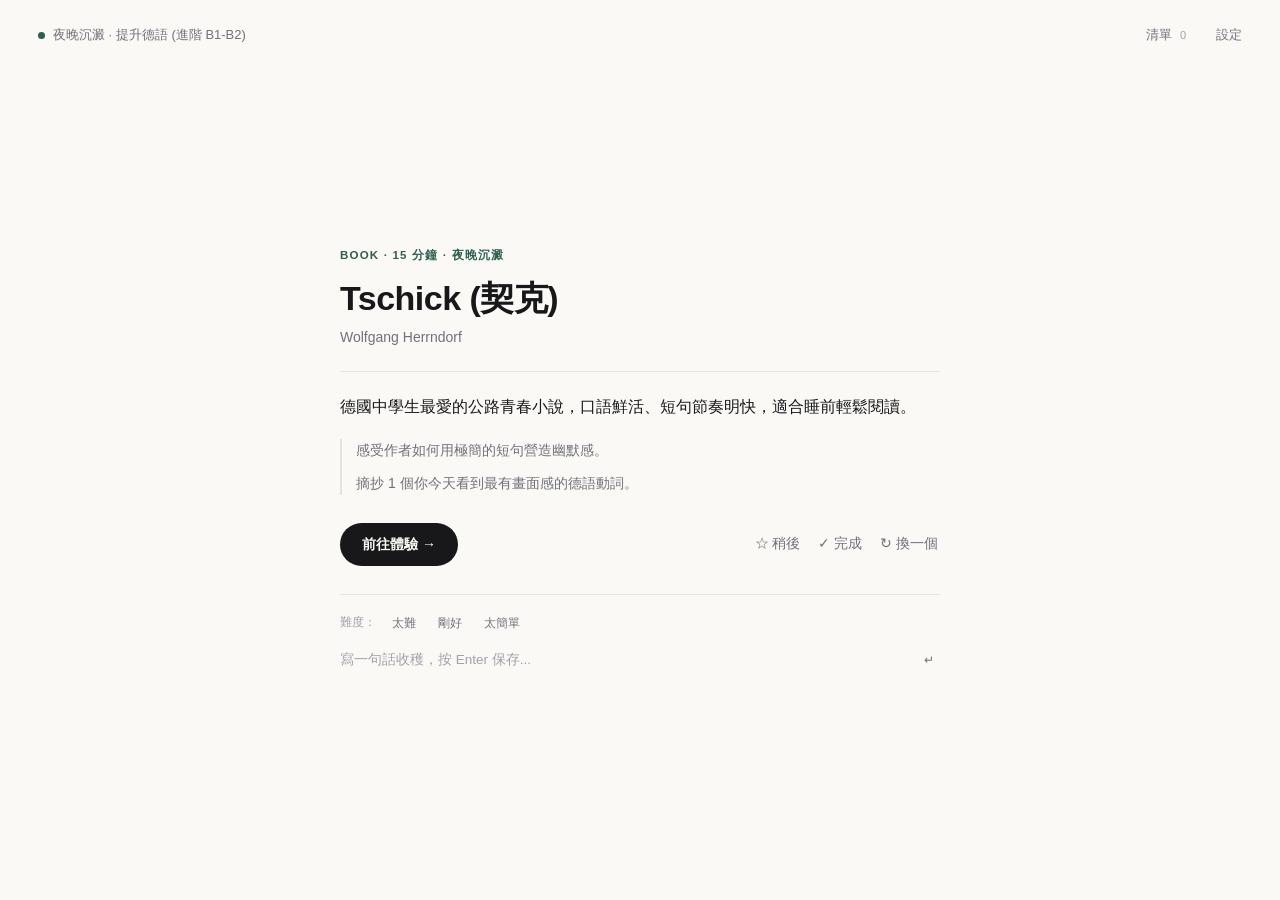
<file: index.html>
<!DOCTYPE html>
<html lang="zh-Hant">
<head>
  <meta charset="UTF-8" />
  <meta name="viewport" content="width=device-width, initial-scale=1.0, viewport-fit=cover" />
  <meta name="apple-mobile-web-app-capable" content="yes" />
  <meta name="apple-mobile-web-app-status-bar-style" content="default" />
  <meta name="theme-color" content="#faf9f6" media="(prefers-color-scheme: light)" />
  <meta name="theme-color" content="#121214" media="(prefers-color-scheme: dark)" />
  <title>CurioDaily · 極簡每日策展</title>
  <link rel="manifest" href="manifest.webmanifest" />
  <link rel="icon" type="image/svg+xml" href="icon.svg" />
  <link rel="apple-touch-icon" href="icon.svg" />
  <link rel="stylesheet" href="style.css" />
</head>
<body>
  <header class="topbar">
    <button class="quiet-btn" id="goalTrigger" title="點擊切換目標或時段">
      <span class="dot"></span>
      <span id="statusLabel">載入中...</span>
    </button>

    <nav class="top-actions">
      <button class="quiet-btn" id="btnOpenDrawer">清單 <span id="savedBadge" class="count">0</span></button>
      <button class="quiet-btn" id="btnOpenSettings">設定</button>
    </nav>
  </header>

  <main class="canvas">
    <article class="focus-card" id="focusCard">
      <div class="eyebrow" id="recMeta">PODCAST · 15 MIN</div>
      <h1 class="title" id="recTitle">載入今日靈感...</h1>
      <div class="creator" id="recCreator"></div>

      <hr class="divider" />

      <p class="reason" id="recReason"></p>

      <ul class="scaffold" id="recScaffold"></ul>

      <div class="actions">
        <a class="btn-primary" id="recLink" href="#" target="_blank" rel="noopener noreferrer">前往體驗 →</a>
        <div class="micro-actions">
          <button class="text-btn" id="btnWatchlist">☆ 稍後</button>
          <button class="text-btn" id="btnDone">✓ 完成</button>
          <button class="text-btn" id="btnNext">↻ 換一個</button>
        </div>
      </div>

      <footer class="card-footer">
        <div class="calibration">
          <span>難度：</span>
          <button class="tiny-btn" id="btnHard">太難</button>
          <button class="tiny-btn" id="btnFit">剛好</button>
          <button class="tiny-btn" id="btnEasy">太簡單</button>
        </div>

        <div class="note-wrap">
          <input type="text" id="noteInput" placeholder="寫一句話收穫，按 Enter 保存..." />
          <button class="tiny-btn" id="btnSaveNote" title="保存筆記">↵</button>
        </div>
      </footer>
    </article>
  </main>

  <div class="backdrop" id="drawerBackdrop">
    <aside class="drawer" id="drawer">
      <div class="drawer-header">
        <div class="drawer-tabs">
          <button class="tab active" id="tabWatchlist">待看清單</button>
          <button class="tab" id="tabHistory">學習軌跡</button>
        </div>
        <button class="quiet-btn" id="btnCloseDrawer">✕</button>
      </div>
      <div class="drawer-body" id="drawerBody"></div>
    </aside>
  </div>

  <div class="backdrop" id="settingsBackdrop">
    <div class="modal">
      <div class="modal-header">
        <h2>偏好與 AI 設定</h2>
        <button class="quiet-btn" id="btnCloseSettings">✕</button>
      </div>

      <div class="field">
        <label for="goalInput">目標或想培養的興趣</label>
        <input type="text" id="goalInput" placeholder="例如：提升德語、攝影美學、木工入門..." />
        <div class="chip-row">
          <button class="chip goal-chip" data-goal="提升德語">提升德語</button>
          <button class="chip goal-chip" data-goal="攝影美學">攝影美學</button>
          <button class="chip goal-chip" data-goal="AI與產品">AI與產品</button>
          <button class="chip goal-chip" data-goal="心理與習慣">心理與習慣</button>
        </div>
      </div>

      <div class="field">
        <label>當前程度</label>
        <div class="chip-row">
          <button class="chip lvl-chip" data-lvl="1">入門 A1-A2</button>
          <button class="chip lvl-chip" data-lvl="2">進階 B1-B2</button>
          <button class="chip lvl-chip" data-lvl="3">精通 C1+</button>
        </div>
      </div>

      <div class="field">
        <label>推薦媒介</label>
        <div class="chip-row">
          <button class="chip media-chip" data-media="podcast">播客</button>
          <button class="chip media-chip" data-media="video">視頻</button>
          <button class="chip media-chip" data-media="book">書籍</button>
          <button class="chip media-chip" data-media="movie">電影</button>
        </div>
      </div>

      <div class="field">
        <label>時段場景（預設自動偵測手機當前時間）</label>
        <div class="chip-row">
          <button class="chip slot-chip" data-slot="auto">自動偵測</button>
          <button class="chip slot-chip" data-slot="morning">早上通勤</button>
          <button class="chip slot-chip" data-slot="noon">午休碎片</button>
          <button class="chip slot-chip" data-slot="evening">晚上睡前</button>
          <button class="chip slot-chip" data-slot="weekend">週末沉浸</button>
        </div>
      </div>

      <hr class="divider" />

      <div class="field">
        <label for="inviteCode">親友共享 AI 邀請碼（輸入即可啟用即時 AI，免填 API Key）</label>
        <input type="text" id="inviteCode" placeholder="輸入朋友給你的邀請碼..." />
        <input type="text" id="proxyUrl" placeholder="代理網址（若網站已預設則可留空）" style="margin-top:8px;" />
      </div>

      <details class="advanced-fold">
        <summary>進階：自備個人 API Key（選填）</summary>
        <div class="field" style="margin-top:10px; margin-bottom:0;">
          <div class="api-row">
            <input type="password" id="openaiKey" placeholder="OpenAI Key (sk-...)" />
            <input type="text" id="openaiModel" placeholder="gpt-6-luna" />
          </div>
          <div class="api-row">
            <input type="password" id="geminiKey" placeholder="Gemini Key (AIza...)" />
            <input type="text" id="geminiModel" placeholder="gemini-3.5-flash-lite" />
          </div>
        </div>
      </details>

      <div class="modal-footer">
        <button class="btn-primary" id="btnSaveSettings" style="width:100%;">保存並更新推薦</button>
      </div>
    </div>
  </div>

  <div class="toast" id="toast"></div>
  <script src="app.js"></script>
</body>
</html>
</file>
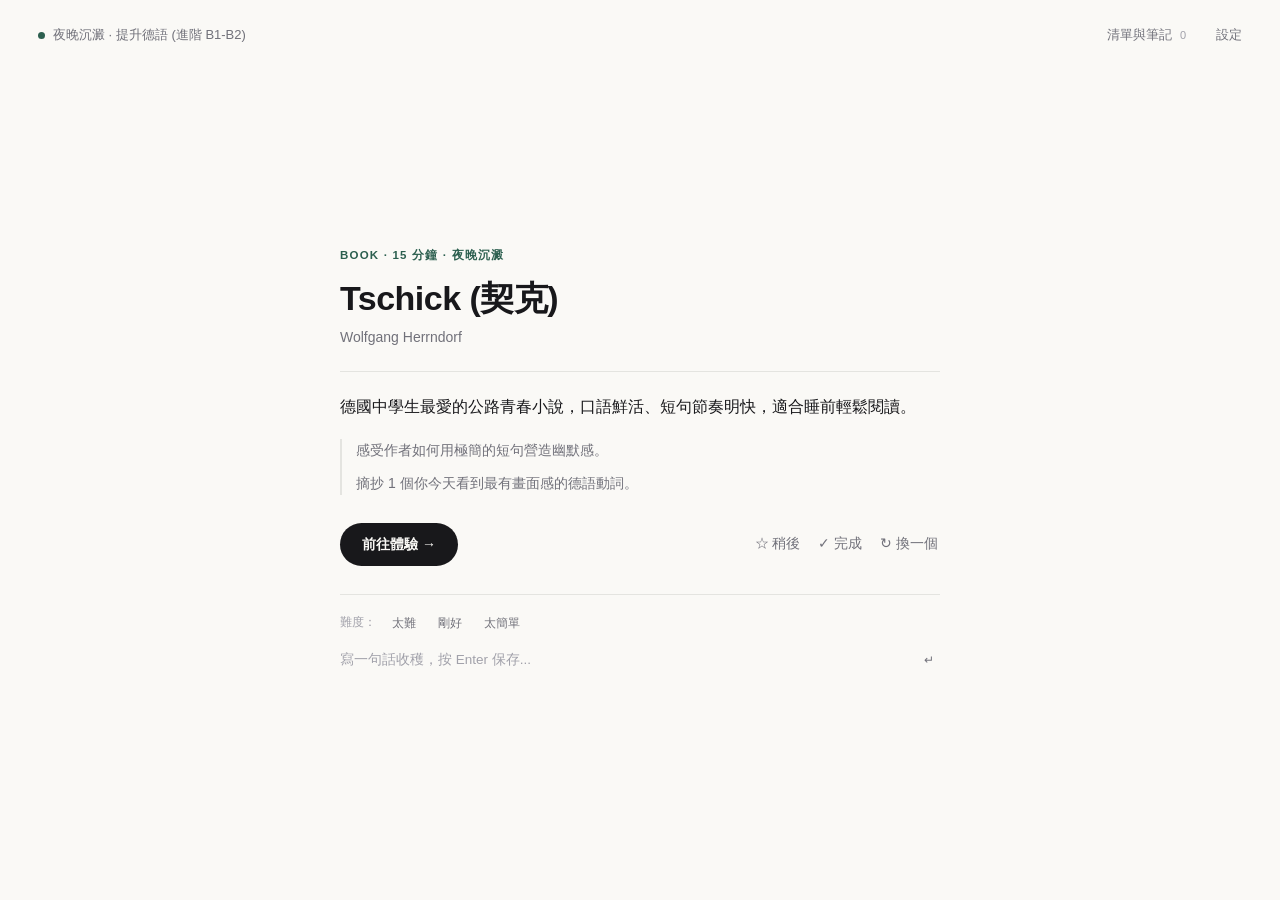
<file: newtab.html>
<!DOCTYPE html>
<html lang="zh-Hant">
<head>
  <meta charset="UTF-8" />
  <meta name="viewport" content="width=device-width, initial-scale=1.0" />
  <title>新分頁 · CurioDaily</title>
  <link rel="stylesheet" href="style.css" />
</head>
<body>
  <!-- 頂部極簡導覽列 -->
  <header class="topbar">
    <button class="quiet-btn" id="goalTrigger" title="點擊切換學習目標或時段">
      <span class="dot"></span>
      <span id="statusLabel">載入中...</span>
    </button>

    <nav class="top-actions">
      <button class="quiet-btn" id="btnOpenDrawer">清單與筆記 <span id="savedBadge" class="count">0</span></button>
      <button class="quiet-btn" id="btnOpenSettings">設定</button>
    </nav>
  </header>

  <!-- 中央留白焦點區 -->
  <main class="canvas">
    <article class="focus-card" id="focusCard">
      <div class="eyebrow" id="recMeta">PODCAST · 15 MIN</div>
      <h1 class="title" id="recTitle">載入今日靈感...</h1>
      <div class="creator" id="recCreator"></div>

      <hr class="divider" />

      <p class="reason" id="recReason"></p>

      <ul class="scaffold" id="recScaffold"></ul>

      <div class="actions">
        <a class="btn-primary" id="recLink" href="#" target="_blank" rel="noopener noreferrer">前往體驗 →</a>
        <div class="micro-actions">
          <button class="text-btn" id="btnWatchlist">☆ 稍後</button>
          <button class="text-btn" id="btnDone">✓ 完成</button>
          <button class="text-btn" id="btnNext">↻ 換一個</button>
        </div>
      </div>

      <footer class="card-footer">
        <div class="calibration">
          <span>難度：</span>
          <button class="tiny-btn" id="btnHard">太難</button>
          <button class="tiny-btn" id="btnFit">剛好</button>
          <button class="tiny-btn" id="btnEasy">太簡單</button>
        </div>

        <div class="note-wrap">
          <input type="text" id="noteInput" placeholder="寫一句話收穫，按 Enter 保存..." />
          <button class="tiny-btn" id="btnSaveNote" title="保存筆記">↵</button>
        </div>
      </footer>
    </article>
  </main>

  <!-- 側滑抽屜：週末清單 & 學習筆記 -->
  <div class="backdrop" id="drawerBackdrop">
    <aside class="drawer" id="drawer">
      <div class="drawer-header">
        <div class="drawer-tabs">
          <button class="tab active" id="tabWatchlist">待看清單</button>
          <button class="tab" id="tabHistory">學習軌跡</button>
        </div>
        <button class="quiet-btn" id="btnCloseDrawer">✕</button>
      </div>
      <div class="drawer-body" id="drawerBody"></div>
    </aside>
  </div>

  <!-- 極簡設定彈窗 -->
  <div class="backdrop" id="settingsBackdrop">
    <div class="modal">
      <div class="modal-header">
        <h2>偏好與策展設定</h2>
        <button class="quiet-btn" id="btnCloseSettings">✕</button>
      </div>

      <div class="field">
        <label for="goalInput">目標或想培養的興趣</label>
        <input type="text" id="goalInput" placeholder="例如：提升德語、攝影美學、AI 產品..." />
        <div class="chip-row">
          <button class="chip goal-chip" data-goal="提升德語">提升德語</button>
          <button class="chip goal-chip" data-goal="攝影美學">攝影美學</button>
          <button class="chip goal-chip" data-goal="AI與產品">AI與產品</button>
          <button class="chip goal-chip" data-goal="心理與習慣">心理與習慣</button>
        </div>
      </div>

      <div class="field">
        <label>當前程度</label>
        <div class="chip-row">
          <button class="chip lvl-chip" data-lvl="1">入門 A1-A2</button>
          <button class="chip lvl-chip" data-lvl="2">進階 B1-B2</button>
          <button class="chip lvl-chip" data-lvl="3">精通 C1+</button>
        </div>
      </div>

      <div class="field">
        <label>推薦媒介</label>
        <div class="chip-row">
          <button class="chip media-chip" data-media="podcast">播客</button>
          <button class="chip media-chip" data-media="video">視頻</button>
          <button class="chip media-chip" data-media="book">書籍</button>
          <button class="chip media-chip" data-media="movie">電影</button>
        </div>
      </div>

      <div class="field">
        <label>時段場景（預設自動偵測你電腦的真實時間）</label>
        <div class="chip-row">
          <button class="chip slot-chip" data-slot="auto">自動偵測</button>
          <button class="chip slot-chip" data-slot="morning">早上通勤</button>
          <button class="chip slot-chip" data-slot="noon">午休碎片</button>
          <button class="chip slot-chip" data-slot="evening">晚上睡前</button>
          <button class="chip slot-chip" data-slot="weekend">週末沉浸</button>
        </div>
      </div>

      <hr class="divider" />

      <!-- ★★★ 就是這裡：雙 AI 設定區塊 ★★★ -->
      <div class="field">
        <label>即時 AI 策展設定（同時填入可啟動「Gemini 聯網搜 + GPT 策展」）</label>
        <div class="api-row">
          <input type="password" id="openaiKey" placeholder="OpenAI Key (sk-...)" />
          <input type="text" id="openaiModel" placeholder="gpt-6-luna" />
        </div>
        <div class="api-row">
          <input type="password" id="geminiKey" placeholder="Gemini Key (AIza...)" />
          <input type="text" id="geminiModel" placeholder="gemini-3.5-flash-lite" />
        </div>
      </div>

      <div class="modal-footer">
        <button class="btn-primary" id="btnSaveSettings">保存並更新推薦</button>
      </div>
    </div>
  </div>

  <!-- 輕量提示 -->
  <div class="toast" id="toast"></div>

  <script src="app.js"></script>
</body>
</html>
</file>
<file: style.css>
:root {
  --bg: #faf9f6;
  --surface: #ffffff;
  --text: #18181b;
  --muted: #71717a;
  --subtle: #a1a1aa;
  --border: #e4e4e0;
  --accent: #2c5f4f;
  --accent-bg: #eef4f1;
  --hover: #f2f1ec;
}

@media (prefers-color-scheme: dark) {
  :root {
    --bg: #121214;
    --surface: #1b1b1e;
    --text: #ececef;
    --muted: #9898a0;
    --subtle: #66666e;
    --border: #2a2a2e;
    --accent: #68b69b;
    --accent-bg: #1e2d28;
    --hover: #232327;
  }
}

* {
  box-sizing: border-box;
  margin: 0;
  padding: 0;
}

body {
  font-family: -apple-system, BlinkMacSystemFont, "PingFang TC", "Microsoft JhengHei", "Inter", sans-serif;
  background: var(--bg);
  color: var(--text);
  min-height: 100vh;
  display: flex;
  flex-direction: column;
  -webkit-font-smoothing: antialiased;
  line-height: 1.65;
}

/* Top Bar */
.topbar {
  display: flex;
  justify-content: space-between;
  align-items: center;
  padding: 22px 32px;
  font-size: 13px;
}

.top-actions {
  display: flex;
  gap: 18px;
  align-items: center;
}

.quiet-btn {
  background: none;
  border: none;
  color: var(--muted);
  font-family: inherit;
  font-size: 13px;
  cursor: pointer;
  display: inline-flex;
  align-items: center;
  gap: 8px;
  padding: 4px 6px;
  border-radius: 6px;
  transition: color 0.15s, background 0.15s;
}

.quiet-btn:hover {
  color: var(--text);
  background: var(--hover);
}

.dot {
  width: 7px;
  height: 7px;
  border-radius: 50%;
  background: var(--accent);
  display: inline-block;
}

.count {
  font-size: 11px;
  color: var(--subtle);
}

/* Center Canvas */
.canvas {
  flex: 1;
  display: flex;
  align-items: center;
  justify-content: center;
  padding: 20px 24px 72px;
}

.focus-card {
  width: 100%;
  max-width: 600px;
  transition: opacity 0.2s ease;
}

.focus-card.loading {
  opacity: 0.4;
  pointer-events: none;
}

.eyebrow {
  font-size: 11.5px;
  font-weight: 600;
  letter-spacing: 1.2px;
  text-transform: uppercase;
  color: var(--accent);
  margin-bottom: 12px;
}

.title {
  font-size: clamp(26px, 4vw, 34px);
  font-weight: 700;
  letter-spacing: -0.5px;
  line-height: 1.25;
  margin-bottom: 6px;
}

.creator {
  font-size: 14px;
  color: var(--muted);
  margin-bottom: 22px;
}

.divider {
  border: none;
  border-top: 1px solid var(--border);
  margin: 22px 0;
}

.reason {
  font-size: 15.5px;
  color: var(--text);
  margin-bottom: 20px;
  white-space: pre-line;
}

.scaffold {
  list-style: none;
  display: flex;
  flex-direction: column;
  gap: 9px;
  margin-bottom: 28px;
  padding-left: 14px;
  border-left: 2px solid var(--border);
}

.scaffold li {
  font-size: 14px;
  color: var(--muted);
}

/* Actions */
.actions {
  display: flex;
  align-items: center;
  justify-content: space-between;
  flex-wrap: wrap;
  gap: 16px;
  margin-bottom: 28px;
}

.btn-primary {
  display: inline-flex;
  align-items: center;
  justify-content: center;
  background: var(--text);
  color: var(--bg);
  border: none;
  border-radius: 999px;
  padding: 10px 22px;
  font-size: 14px;
  font-weight: 600;
  text-decoration: none;
  cursor: pointer;
  font-family: inherit;
  transition: opacity 0.15s, transform 0.1s;
}

.btn-primary:hover { opacity: 0.86; }
.btn-primary:active { transform: scale(0.98); }

.micro-actions {
  display: flex;
  gap: 14px;
}

.text-btn {
  background: none;
  border: none;
  color: var(--muted);
  font-family: inherit;
  font-size: 13.5px;
  cursor: pointer;
  padding: 4px 2px;
  transition: color 0.15s;
}

.text-btn:hover { color: var(--text); }
.text-btn.active { color: var(--accent); font-weight: 600; }

/* Card Footer (Calibration & Minimal Note) */
.card-footer {
  display: flex;
  flex-direction: column;
  gap: 14px;
  padding-top: 18px;
  border-top: 1px solid var(--border);
}

.calibration {
  display: flex;
  align-items: center;
  gap: 10px;
  font-size: 12px;
  color: var(--subtle);
}

.tiny-btn {
  background: none;
  border: none;
  color: var(--muted);
  font-family: inherit;
  font-size: 12px;
  cursor: pointer;
  padding: 2px 6px;
  border-radius: 5px;
  transition: background 0.15s, color 0.15s;
}

.tiny-btn:hover {
  background: var(--hover);
  color: var(--text);
}

.note-wrap {
  display: flex;
  align-items: center;
  gap: 8px;
}

.note-wrap input {
  flex: 1;
  background: transparent;
  border: none;
  border-bottom: 1px solid transparent;
  color: var(--text);
  font-family: inherit;
  font-size: 13.5px;
  padding: 4px 0;
  outline: none;
  transition: border-color 0.2s;
}

.note-wrap input::placeholder { color: var(--subtle); }
.note-wrap input:focus { border-bottom-color: var(--border); }

/* Backdrops, Drawer & Modal */
.backdrop {
  position: fixed;
  inset: 0;
  background: rgba(0, 0, 0, 0.28);
  backdrop-filter: blur(3px);
  display: none;
  z-index: 50;
}

.backdrop.open { display: flex; }
#settingsBackdrop { align-items: center; justify-content: center; padding: 20px; }
#drawerBackdrop { justify-content: flex-end; }

.drawer {
  width: 100%;
  max-width: 400px;
  height: 100%;
  background: var(--surface);
  border-left: 1px solid var(--border);
  display: flex;
  flex-direction: column;
  padding: 24px;
}

.drawer-header {
  display: flex;
  justify-content: space-between;
  align-items: center;
  margin-bottom: 20px;
}

.drawer-tabs {
  display: flex;
  gap: 14px;
}

.tab {
  background: none;
  border: none;
  font-family: inherit;
  font-size: 14px;
  font-weight: 600;
  color: var(--subtle);
  cursor: pointer;
  padding-bottom: 4px;
}

.tab.active {
  color: var(--text);
  border-bottom: 2px solid var(--text);
}

.drawer-body {
  flex: 1;
  overflow-y: auto;
}

.list-row {
  padding: 14px 0;
  border-bottom: 1px solid var(--border);
  display: flex;
  justify-content: space-between;
  align-items: flex-start;
  gap: 12px;
}

.list-row h4 { font-size: 14px; font-weight: 600; margin-bottom: 3px; }
.list-row p { font-size: 12px; color: var(--muted); }
.list-note { margin-top: 6px; font-size: 12.5px; color: var(--accent); }

.empty { font-size: 13px; color: var(--subtle); margin-top: 24px; text-align: center; }

/* Settings Modal */
.modal {
  width: 100%;
  max-width: 460px;
  background: var(--surface);
  border: 1px solid var(--border);
  border-radius: 16px;
  padding: 26px;
  max-height: 90vh;
  overflow-y: auto;
}

.modal-header {
  display: flex;
  justify-content: space-between;
  align-items: center;
  margin-bottom: 20px;
}

.modal-header h2 { font-size: 16px; font-weight: 700; }

.field { margin-bottom: 18px; }
.field label {
  display: block;
  font-size: 12px;
  font-weight: 600;
  color: var(--muted);
  margin-bottom: 8px;
}

.field input {
  width: 100%;
  padding: 9px 12px;
  border-radius: 8px;
  border: 1px solid var(--border);
  background: var(--bg);
  color: var(--text);
  font-family: inherit;
  font-size: 13.5px;
  outline: none;
}

.field input:focus { border-color: var(--text); }

.api-row {
  display: grid;
  grid-template-columns: 1.5fr 1fr;
  gap: 8px;
  margin-top: 8px;
}

.chip-row {
  display: flex;
  flex-wrap: wrap;
  gap: 7px;
  margin-top: 8px;
}

.chip {
  padding: 5px 11px;
  border-radius: 999px;
  border: 1px solid var(--border);
  background: transparent;
  color: var(--muted);
  font-family: inherit;
  font-size: 12.5px;
  cursor: pointer;
  transition: all 0.15s;
}

.chip:hover { color: var(--text); }
.chip.active {
  background: var(--accent-bg);
  color: var(--accent);
  border-color: var(--accent);
  font-weight: 600;
}

.modal-footer {
  display: flex;
  justify-content: flex-end;
  margin-top: 10px;
}

/* Toast */
.toast {
  position: fixed;
  bottom: 24px;
  left: 50%;
  transform: translateX(-50%) translateY(20px);
  background: var(--text);
  color: var(--bg);
  font-size: 12.5px;
  padding: 8px 16px;
  border-radius: 999px;
  opacity: 0;
  pointer-events: none;
  transition: opacity 0.2s, transform 0.2s;
  z-index: 100;
}

.toast.show {
  opacity: 1;
  transform: translateX(-50%) translateY(0);
}
</file>
